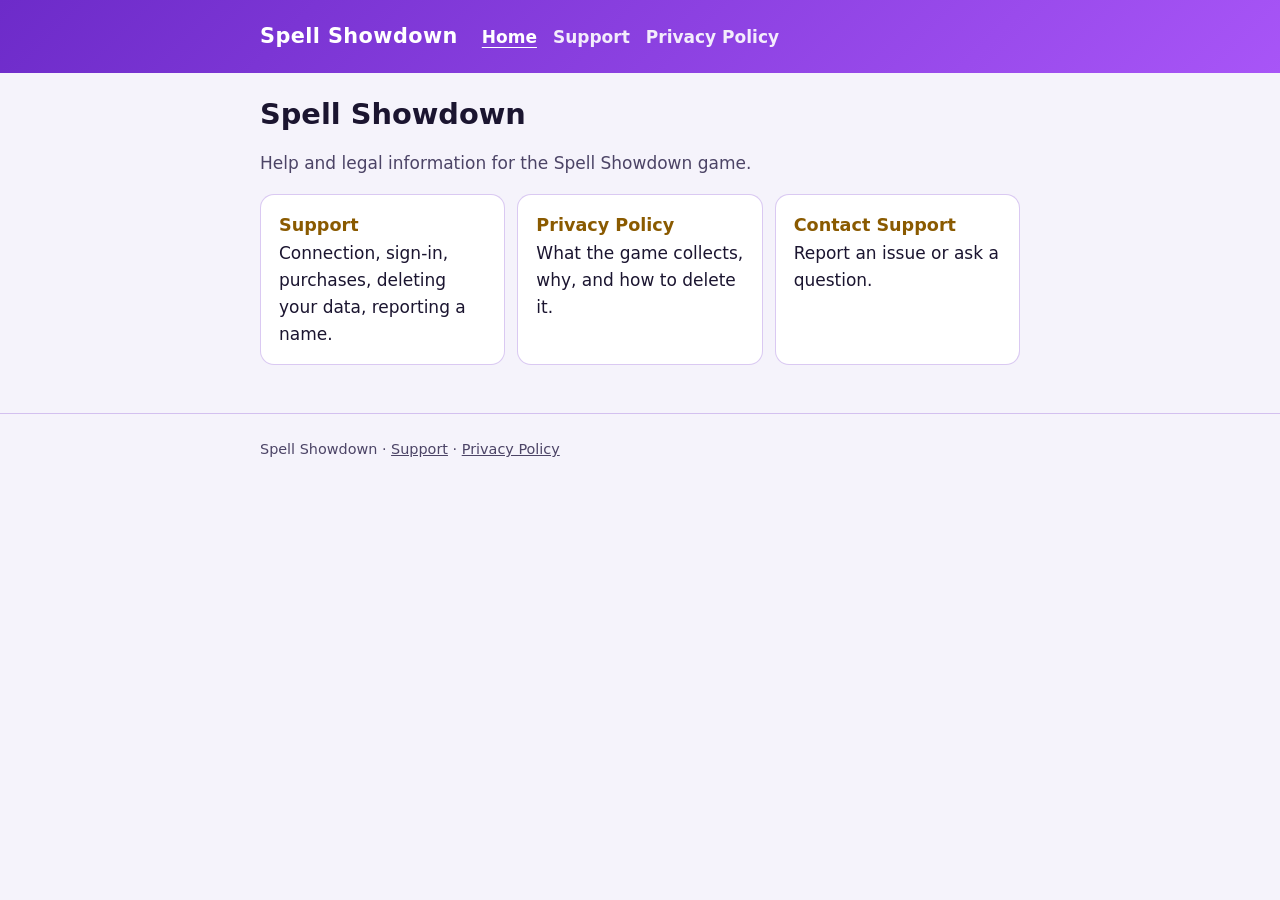
<file: index.html>
<!doctype html>
<html lang="en">
<head>
  <meta charset="utf-8">
  <meta name="viewport" content="width=device-width, initial-scale=1">
  <title>Spell Showdown Support</title>
  <meta name="description" content="Help, the Privacy Policy and support for Spell Showdown.">
  <link rel="stylesheet" href="style.css">
</head>
<body>
  <header>
    <div class="wrap">
      <a class="brand" href="./">Spell Showdown</a>
      <nav>
        <a href="./" aria-current="page">Home</a>
        <a href="support.html">Support</a>
        <a href="privacy.html">Privacy Policy</a>
      </nav>
    </div>
  </header>
  <main>
    <div class="wrap">
      <h1>Spell Showdown</h1>
      <p class="muted">Help and legal information for the Spell Showdown game.</p>
      <div class="links">
        <a class="card" href="support.html"><strong>Support</strong>Connection, sign-in, purchases, deleting your data, reporting a name.</a>
        <a class="card" href="privacy.html"><strong>Privacy Policy</strong>What the game collects, why, and how to delete it.</a>
        <a class="card" href="https://github.com/pugpugpugs/spellshowdown-support/issues"><strong>Contact Support</strong>Report an issue or ask a question.</a>
      </div>
    </div>
  </main>
  <footer>
    <div class="wrap">Spell Showdown · <a href="support.html">Support</a> · <a href="privacy.html">Privacy Policy</a></div>
  </footer>
</body>
</html>
</file>
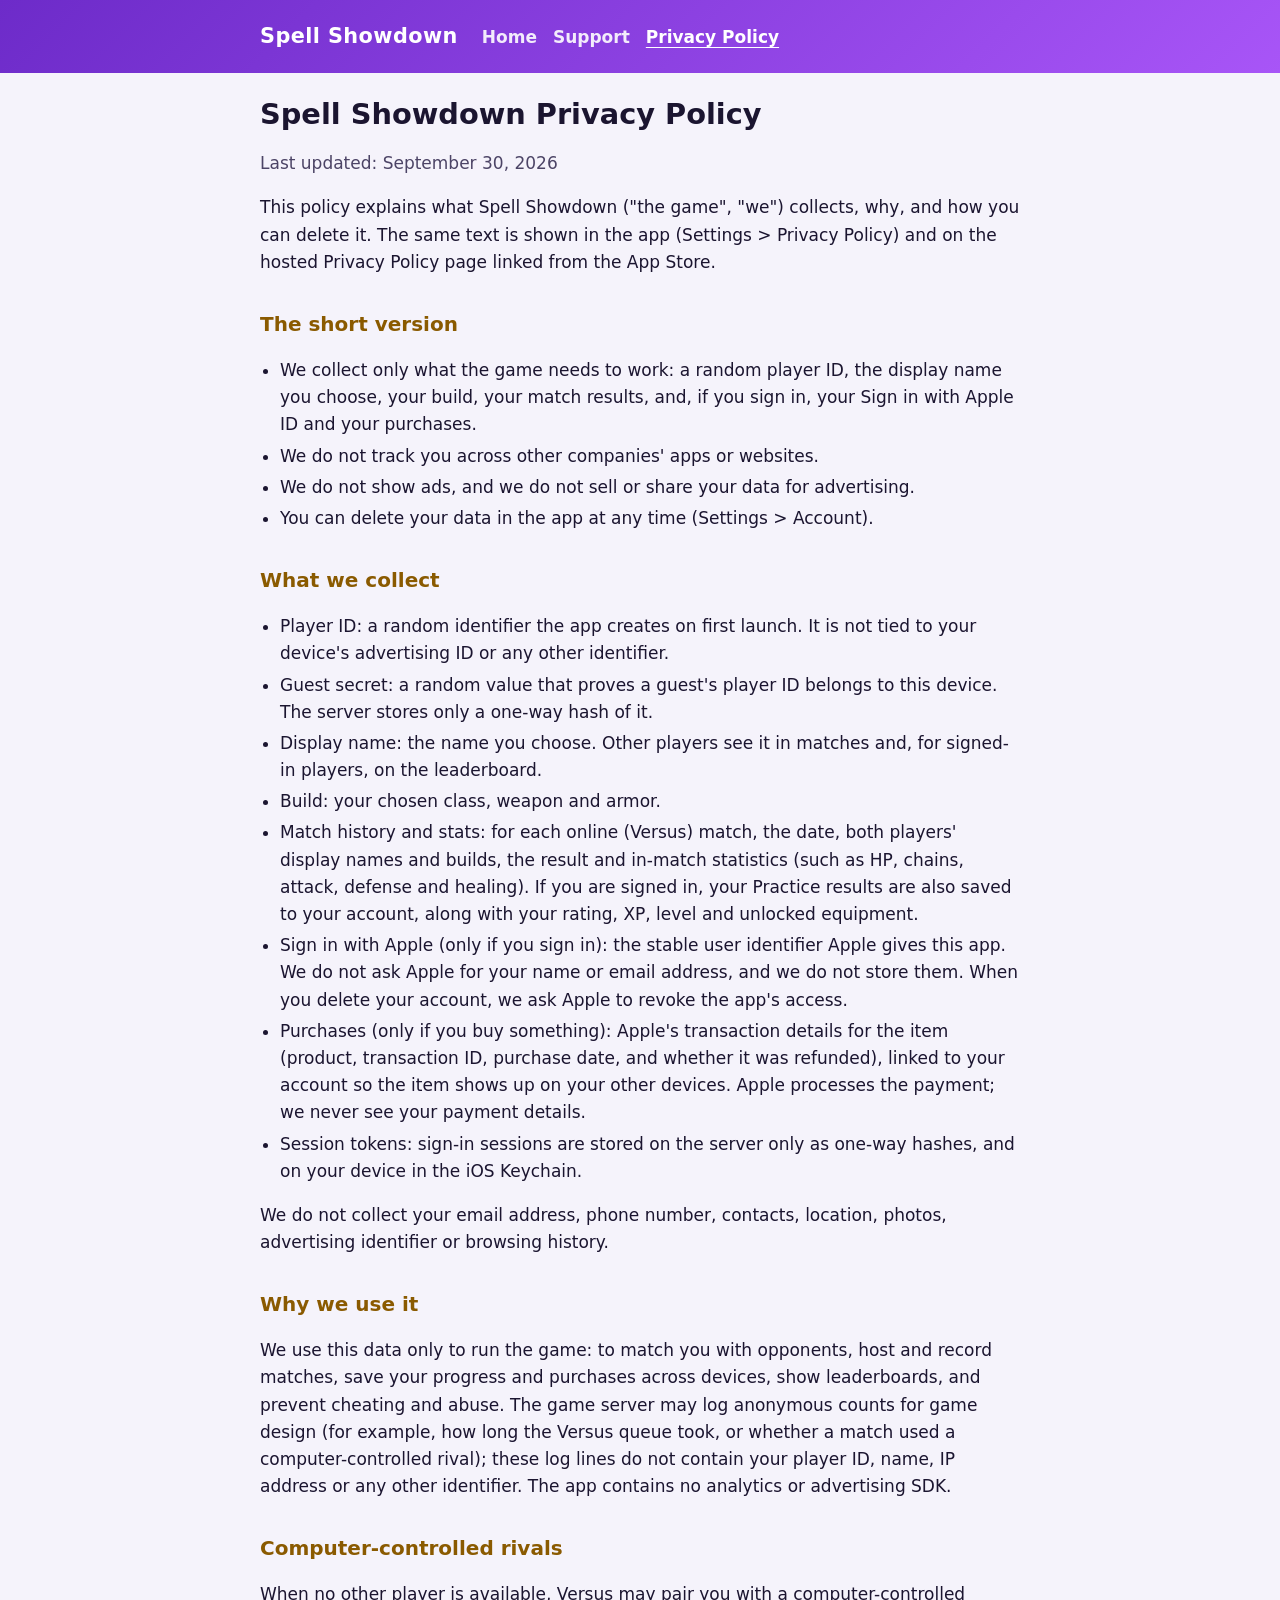
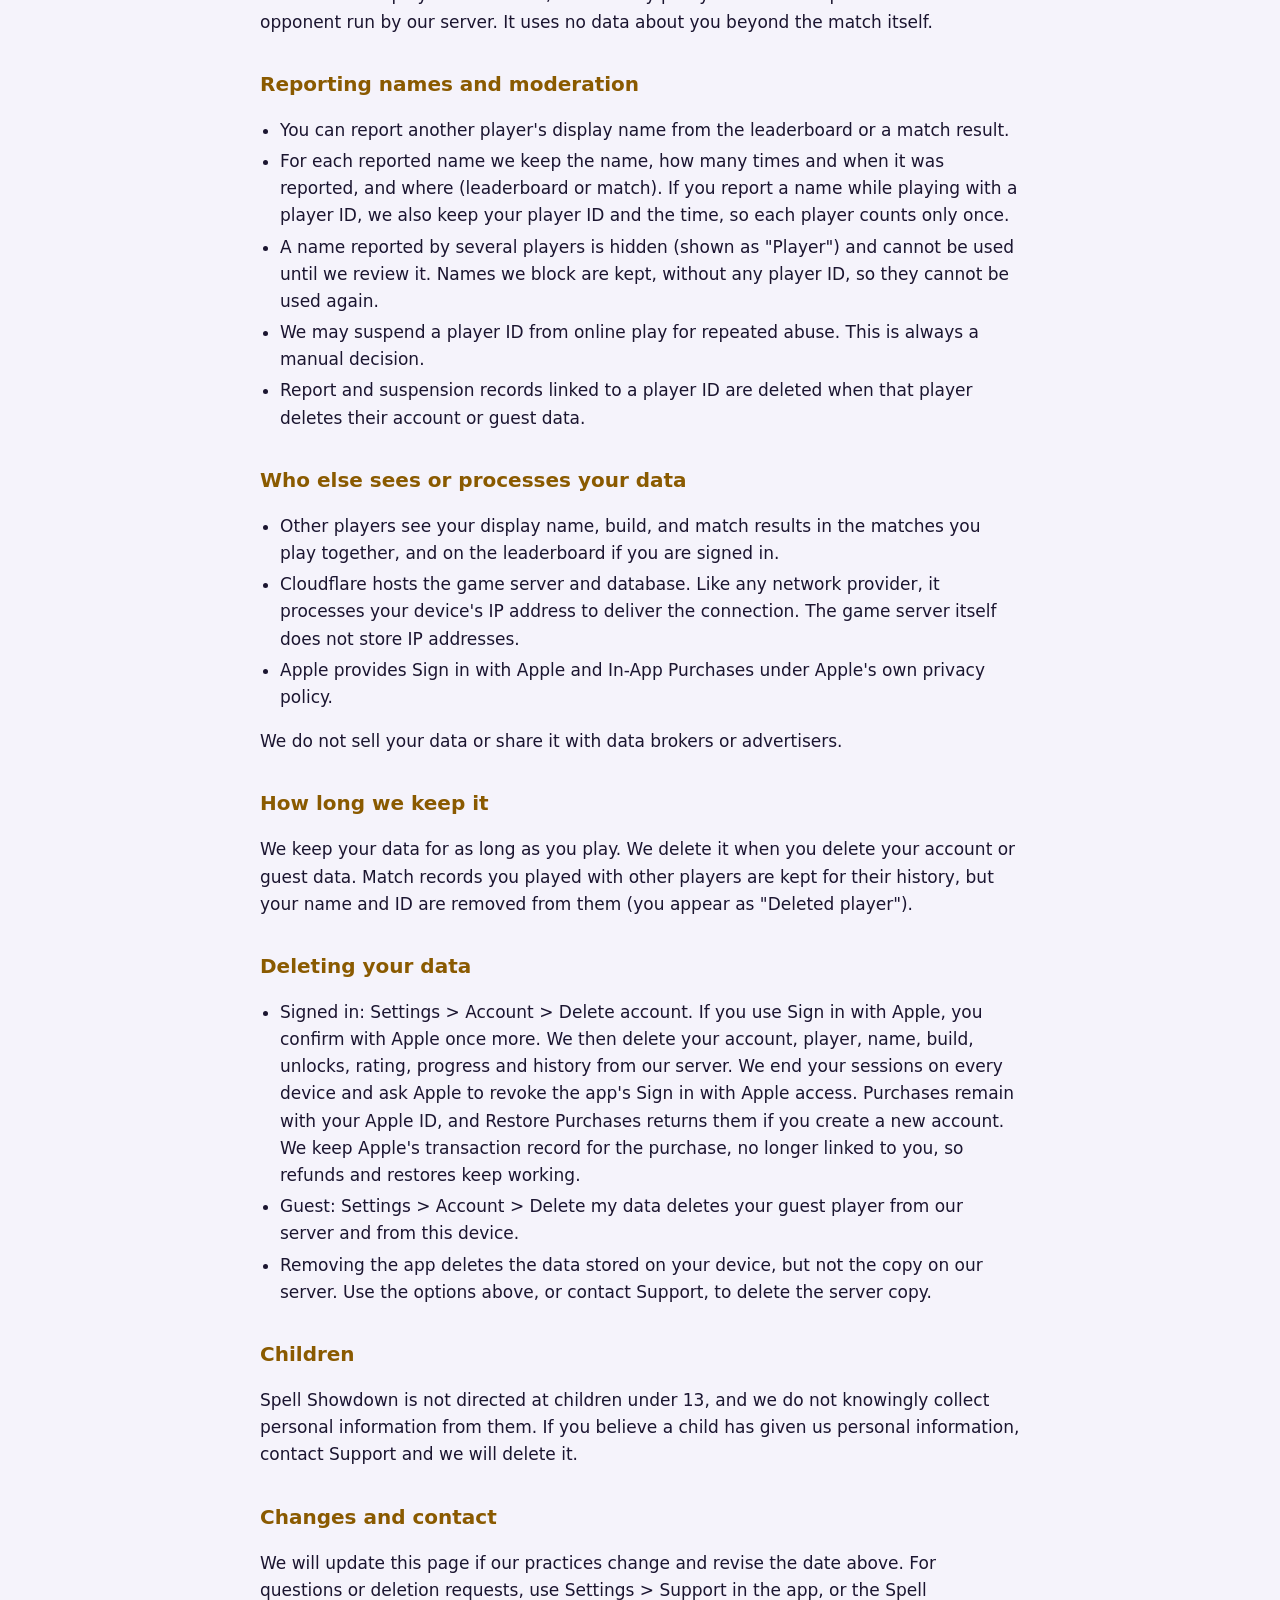
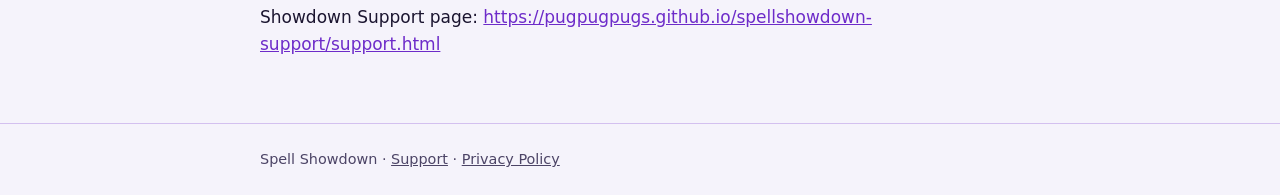
<file: privacy.html>
<!doctype html>
<html lang="en">
<head>
  <meta charset="utf-8">
  <meta name="viewport" content="width=device-width, initial-scale=1">
  <title>Spell Showdown Privacy Policy</title>
  <meta name="description" content="What Spell Showdown collects, why, and how you can delete it.">
  <link rel="stylesheet" href="style.css">
</head>
<body>
  <header>
    <div class="wrap">
      <a class="brand" href="./">Spell Showdown</a>
      <nav>
        <a href="./">Home</a>
        <a href="support.html">Support</a>
        <a href="privacy.html" aria-current="page">Privacy Policy</a>
      </nav>
    </div>
  </header>
  <main>
    <div class="wrap">
      <h1>Spell Showdown Privacy Policy</h1>
      <p class="muted">Last updated: September 30, 2026</p>
      <p>This policy explains what Spell Showdown ("the game", "we") collects, why, and how you can delete it. The same text is shown in the app (Settings &gt; Privacy Policy) and on the hosted Privacy Policy page linked from the App Store.</p>
      <h2>The short version</h2>
      <ul>
        <li>We collect only what the game needs to work: a random player ID, the display name you choose, your build, your match results, and, if you sign in, your Sign in with Apple ID and your purchases.</li>
        <li>We do not track you across other companies' apps or websites.</li>
        <li>We do not show ads, and we do not sell or share your data for advertising.</li>
        <li>You can delete your data in the app at any time (Settings &gt; Account).</li>
      </ul>
      <h2>What we collect</h2>
      <ul>
        <li>Player ID: a random identifier the app creates on first launch. It is not tied to your device's advertising ID or any other identifier.</li>
        <li>Guest secret: a random value that proves a guest's player ID belongs to this device. The server stores only a one-way hash of it.</li>
        <li>Display name: the name you choose. Other players see it in matches and, for signed-in players, on the leaderboard.</li>
        <li>Build: your chosen class, weapon and armor.</li>
        <li>Match history and stats: for each online (Versus) match, the date, both players' display names and builds, the result and in-match statistics (such as HP, chains, attack, defense and healing). If you are signed in, your Practice results are also saved to your account, along with your rating, XP, level and unlocked equipment.</li>
        <li>Sign in with Apple (only if you sign in): the stable user identifier Apple gives this app. We do not ask Apple for your name or email address, and we do not store them. When you delete your account, we ask Apple to revoke the app's access.</li>
        <li>Purchases (only if you buy something): Apple's transaction details for the item (product, transaction ID, purchase date, and whether it was refunded), linked to your account so the item shows up on your other devices. Apple processes the payment; we never see your payment details.</li>
        <li>Session tokens: sign-in sessions are stored on the server only as one-way hashes, and on your device in the iOS Keychain.</li>
      </ul>
      <p>We do not collect your email address, phone number, contacts, location, photos, advertising identifier or browsing history.</p>
      <h2>Why we use it</h2>
      <p>We use this data only to run the game: to match you with opponents, host and record matches, save your progress and purchases across devices, show leaderboards, and prevent cheating and abuse. The game server may log anonymous counts for game design (for example, how long the Versus queue took, or whether a match used a computer-controlled rival); these log lines do not contain your player ID, name, IP address or any other identifier. The app contains no analytics or advertising SDK.</p>
      <h2>Computer-controlled rivals</h2>
      <p>When no other player is available, Versus may pair you with a computer-controlled opponent run by our server. It uses no data about you beyond the match itself.</p>
      <h2>Reporting names and moderation</h2>
      <ul>
        <li>You can report another player's display name from the leaderboard or a match result.</li>
        <li>For each reported name we keep the name, how many times and when it was reported, and where (leaderboard or match). If you report a name while playing with a player ID, we also keep your player ID and the time, so each player counts only once.</li>
        <li>A name reported by several players is hidden (shown as "Player") and cannot be used until we review it. Names we block are kept, without any player ID, so they cannot be used again.</li>
        <li>We may suspend a player ID from online play for repeated abuse. This is always a manual decision.</li>
        <li>Report and suspension records linked to a player ID are deleted when that player deletes their account or guest data.</li>
      </ul>
      <h2>Who else sees or processes your data</h2>
      <ul>
        <li>Other players see your display name, build, and match results in the matches you play together, and on the leaderboard if you are signed in.</li>
        <li>Cloudflare hosts the game server and database. Like any network provider, it processes your device's IP address to deliver the connection. The game server itself does not store IP addresses.</li>
        <li>Apple provides Sign in with Apple and In-App Purchases under Apple's own privacy policy.</li>
      </ul>
      <p>We do not sell your data or share it with data brokers or advertisers.</p>
      <h2>How long we keep it</h2>
      <p>We keep your data for as long as you play. We delete it when you delete your account or guest data. Match records you played with other players are kept for their history, but your name and ID are removed from them (you appear as "Deleted player").</p>
      <h2>Deleting your data</h2>
      <ul>
        <li>Signed in: Settings &gt; Account &gt; Delete account. If you use Sign in with Apple, you confirm with Apple once more. We then delete your account, player, name, build, unlocks, rating, progress and history from our server. We end your sessions on every device and ask Apple to revoke the app's Sign in with Apple access. Purchases remain with your Apple ID, and Restore Purchases returns them if you create a new account. We keep Apple's transaction record for the purchase, no longer linked to you, so refunds and restores keep working.</li>
        <li>Guest: Settings &gt; Account &gt; Delete my data deletes your guest player from our server and from this device.</li>
        <li>Removing the app deletes the data stored on your device, but not the copy on our server. Use the options above, or contact Support, to delete the server copy.</li>
      </ul>
      <h2>Children</h2>
      <p>Spell Showdown is not directed at children under 13, and we do not knowingly collect personal information from them. If you believe a child has given us personal information, contact Support and we will delete it.</p>
      <h2>Changes and contact</h2>
      <p>We will update this page if our practices change and revise the date above. For questions or deletion requests, use Settings &gt; Support in the app, or the Spell Showdown Support page: <a href="https://pugpugpugs.github.io/spellshowdown-support/support.html">https://pugpugpugs.github.io/spellshowdown-support/support.html</a></p>
    </div>
  </main>
  <footer>
    <div class="wrap">Spell Showdown · <a href="support.html">Support</a> · <a href="privacy.html">Privacy Policy</a></div>
  </footer>
</body>
</html>
</file>
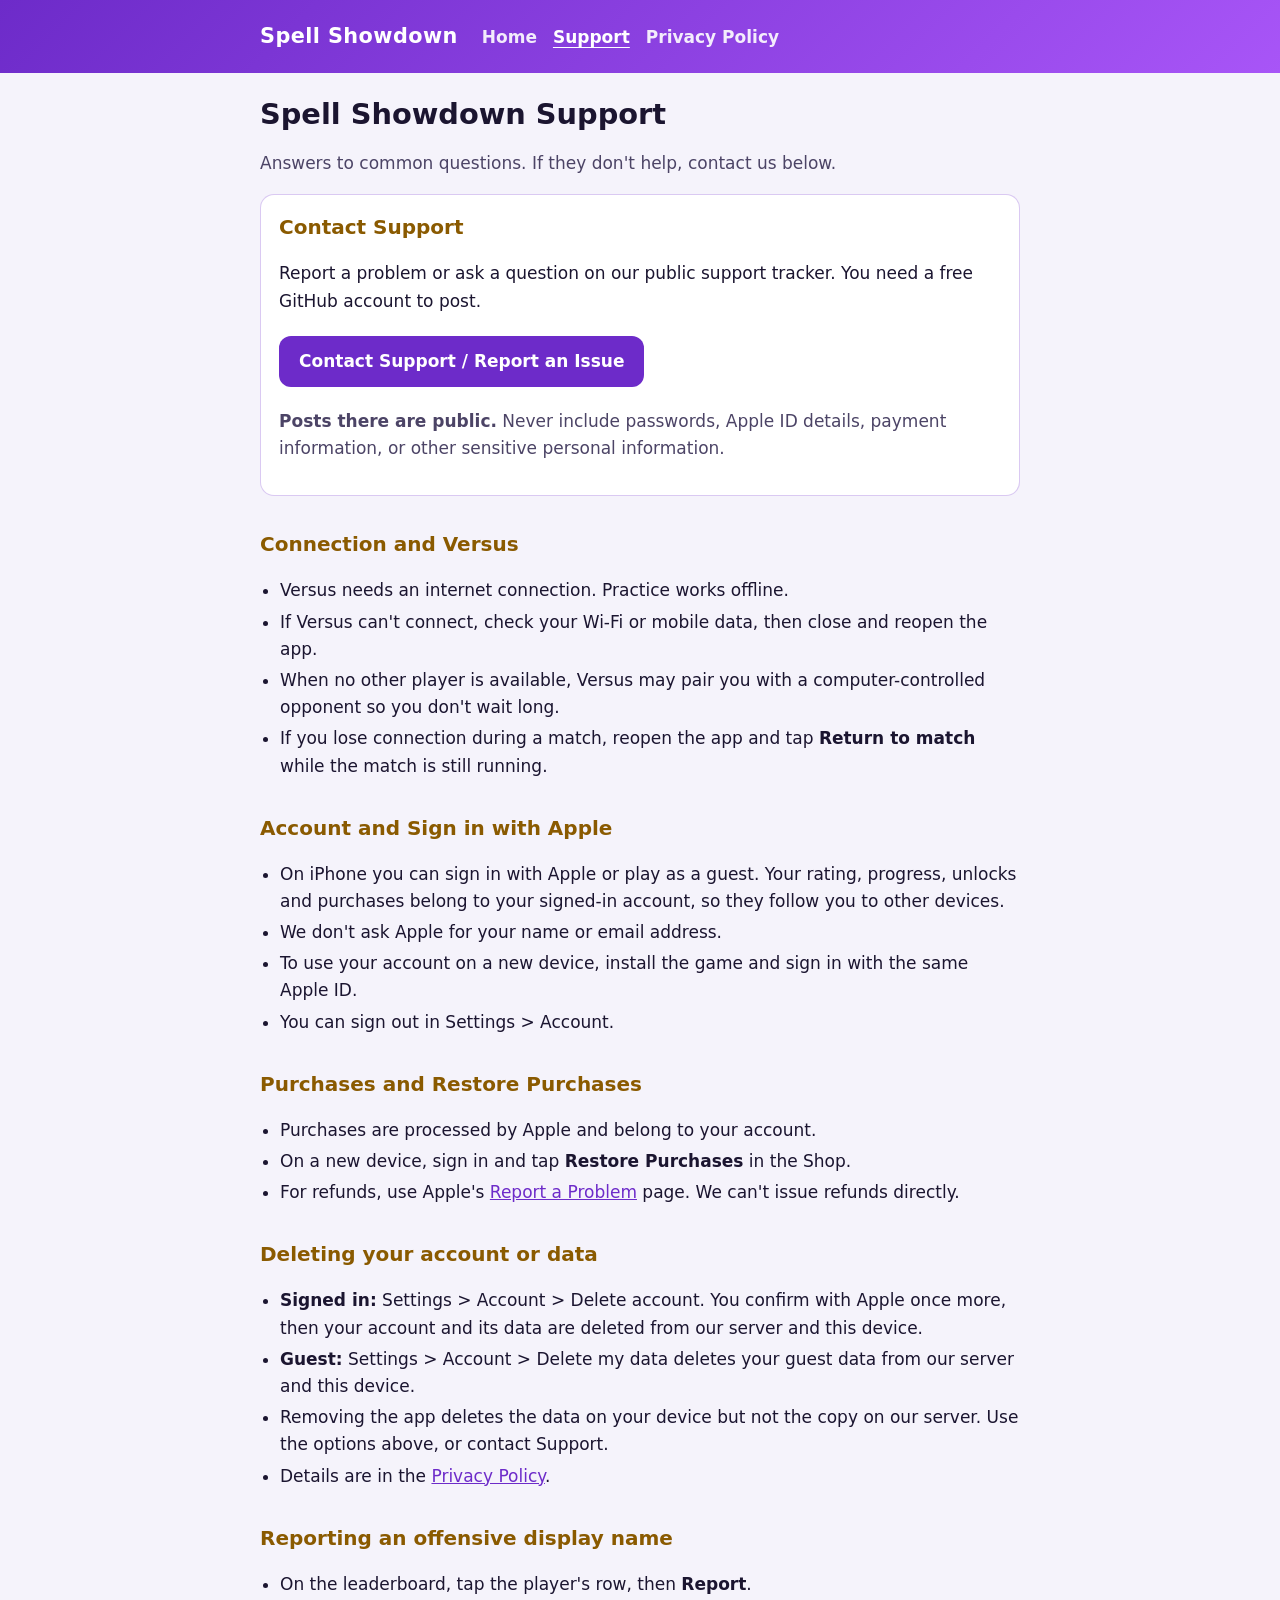
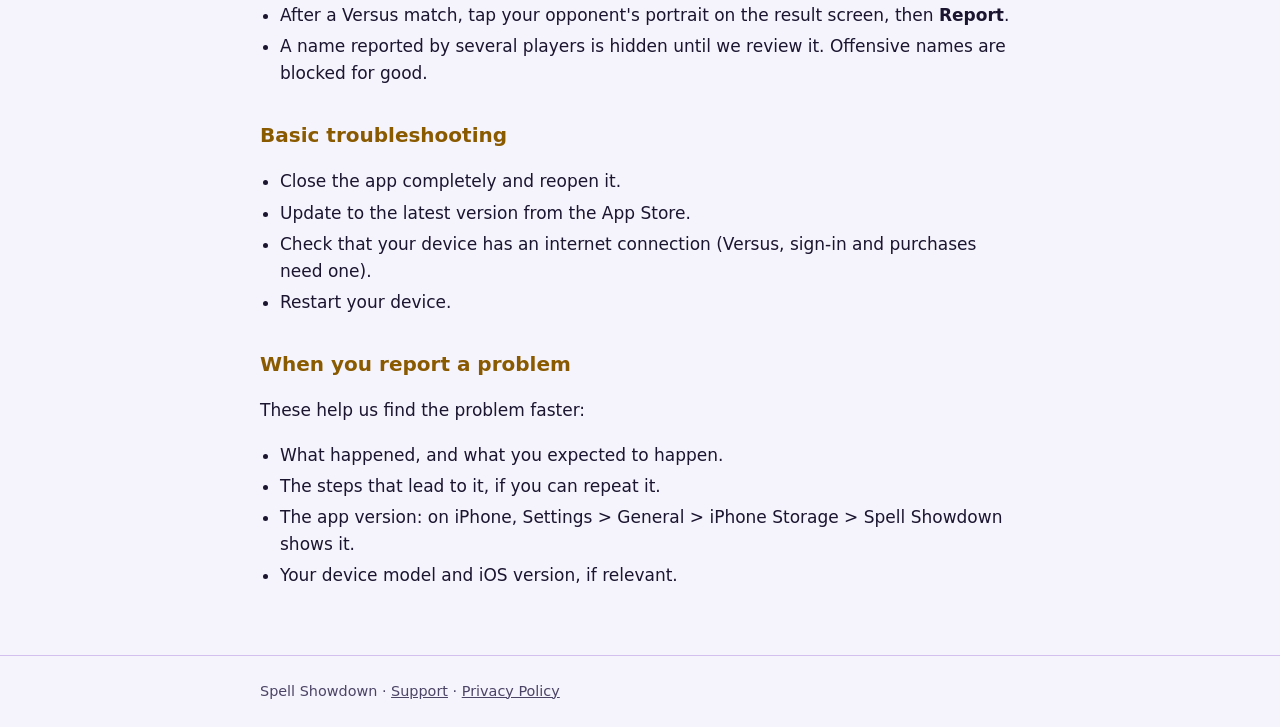
<file: support.html>
<!doctype html>
<html lang="en">
<head>
  <meta charset="utf-8">
  <meta name="viewport" content="width=device-width, initial-scale=1">
  <title>Spell Showdown Support</title>
  <meta name="description" content="Help with Spell Showdown: connection, sign-in, purchases, deleting your data and reporting names.">
  <link rel="stylesheet" href="style.css">
</head>
<body>
  <header>
    <div class="wrap">
      <a class="brand" href="./">Spell Showdown</a>
      <nav>
        <a href="./">Home</a>
        <a href="support.html" aria-current="page">Support</a>
        <a href="privacy.html">Privacy Policy</a>
      </nav>
    </div>
  </header>
  <main>
    <div class="wrap">
      <h1>Spell Showdown Support</h1>
      <p class="muted">Answers to common questions. If they don't help, contact us below.</p>

      <div class="card">
        <h2 style="margin-top:0">Contact Support</h2>
        <p>Report a problem or ask a question on our public support tracker. You need a free GitHub account to post.</p>
        <p><a class="button" href="https://github.com/pugpugpugs/spellshowdown-support/issues">Contact Support / Report an Issue</a></p>
        <p class="muted"><strong>Posts there are public.</strong> Never include passwords, Apple ID details, payment information, or other sensitive personal information.</p>
      </div>

      <h2>Connection and Versus</h2>
      <ul>
        <li>Versus needs an internet connection. Practice works offline.</li>
        <li>If Versus can't connect, check your Wi-Fi or mobile data, then close and reopen the app.</li>
        <li>When no other player is available, Versus may pair you with a computer-controlled opponent so you don't wait long.</li>
        <li>If you lose connection during a match, reopen the app and tap <strong>Return to match</strong> while the match is still running.</li>
      </ul>

      <h2>Account and Sign in with Apple</h2>
      <ul>
        <li>On iPhone you can sign in with Apple or play as a guest. Your rating, progress, unlocks and purchases belong to your signed-in account, so they follow you to other devices.</li>
        <li>We don't ask Apple for your name or email address.</li>
        <li>To use your account on a new device, install the game and sign in with the same Apple ID.</li>
        <li>You can sign out in Settings &gt; Account.</li>
      </ul>

      <h2>Purchases and Restore Purchases</h2>
      <ul>
        <li>Purchases are processed by Apple and belong to your account.</li>
        <li>On a new device, sign in and tap <strong>Restore Purchases</strong> in the Shop.</li>
        <li>For refunds, use Apple's <a href="https://reportaproblem.apple.com">Report a Problem</a> page. We can't issue refunds directly.</li>
      </ul>

      <h2>Deleting your account or data</h2>
      <ul>
        <li><strong>Signed in:</strong> Settings &gt; Account &gt; Delete account. You confirm with Apple once more, then your account and its data are deleted from our server and this device.</li>
        <li><strong>Guest:</strong> Settings &gt; Account &gt; Delete my data deletes your guest data from our server and this device.</li>
        <li>Removing the app deletes the data on your device but not the copy on our server. Use the options above, or contact Support.</li>
        <li>Details are in the <a href="privacy.html">Privacy Policy</a>.</li>
      </ul>

      <h2>Reporting an offensive display name</h2>
      <ul>
        <li>On the leaderboard, tap the player's row, then <strong>Report</strong>.</li>
        <li>After a Versus match, tap your opponent's portrait on the result screen, then <strong>Report</strong>.</li>
        <li>A name reported by several players is hidden until we review it. Offensive names are blocked for good.</li>
      </ul>

      <h2>Basic troubleshooting</h2>
      <ul>
        <li>Close the app completely and reopen it.</li>
        <li>Update to the latest version from the App Store.</li>
        <li>Check that your device has an internet connection (Versus, sign-in and purchases need one).</li>
        <li>Restart your device.</li>
      </ul>

      <h2>When you report a problem</h2>
      <p>These help us find the problem faster:</p>
      <ul>
        <li>What happened, and what you expected to happen.</li>
        <li>The steps that lead to it, if you can repeat it.</li>
        <li>The app version: on iPhone, Settings &gt; General &gt; iPhone Storage &gt; Spell Showdown shows it.</li>
        <li>Your device model and iOS version, if relevant.</li>
      </ul>
    </div>
  </main>
  <footer>
    <div class="wrap">Spell Showdown · <a href="support.html">Support</a> · <a href="privacy.html">Privacy Policy</a></div>
  </footer>
</body>
</html>
</file>
<file: style.css>
:root {
  --bg: #121a2e;
  --surface: #1e2a44;
  --surface-raised: #2a3b5f;
  --outline: rgba(79, 116, 184, 0.4);
  --text: #f7faff;
  --muted: #b8c6e6;
  --primary: #a855f7;
  --gold: #ffc940;
  --link: #c89bff;
}

@media (prefers-color-scheme: light) {
  :root {
    --bg: #f5f3fb;
    --surface: #ffffff;
    --surface-raised: #efe8fb;
    --outline: rgba(109, 43, 201, 0.25);
    --text: #1b1530;
    --muted: #4c4466;
    --primary: #6d2bc9;
    --gold: #8a5a00;
    --link: #6d2bc9;
  }
}

* { box-sizing: border-box; }

body {
  margin: 0;
  background: var(--bg);
  color: var(--text);
  font: 17px/1.6 system-ui, -apple-system, "Segoe UI", Roboto, sans-serif;
  -webkit-text-size-adjust: 100%;
}

header {
  background: linear-gradient(135deg, #6d2bc9, #a855f7);
  color: #fff;
  padding: 20px 16px;
}

header .wrap { display: flex; flex-wrap: wrap; align-items: baseline; gap: 8px 24px; }
header a.brand { color: #fff; font-weight: 800; font-size: 1.3rem; text-decoration: none; letter-spacing: 0.02em; }
header nav { display: flex; gap: 16px; flex-wrap: wrap; }
header nav a { color: #fff; opacity: 0.9; text-decoration: none; font-weight: 600; }
header nav a[aria-current="page"] { opacity: 1; text-decoration: underline; text-underline-offset: 4px; }

.wrap { max-width: 760px; margin: 0 auto; }

main { padding: 24px 16px 48px; }

h1 { font-size: 1.8rem; line-height: 1.25; margin: 0 0 8px; }
h2 { font-size: 1.25rem; margin: 32px 0 8px; color: var(--gold); }
h3 { font-size: 1.05rem; margin: 20px 0 4px; }
p, li { color: var(--text); }
.muted { color: var(--muted); }
a { color: var(--link); }
ul { padding-left: 1.25rem; }
li { margin: 4px 0; }

.card {
  background: var(--surface);
  border: 1px solid var(--outline);
  border-radius: 14px;
  padding: 16px 18px;
  margin: 16px 0;
}

.button {
  display: inline-block;
  background: var(--primary);
  color: #fff;
  font-weight: 700;
  padding: 12px 20px;
  border-radius: 12px;
  text-decoration: none;
  margin: 4px 0;
}

.links { display: grid; gap: 12px; grid-template-columns: repeat(auto-fit, minmax(220px, 1fr)); }
.links a.card { display: block; text-decoration: none; color: var(--text); margin: 0; }
.links a.card strong { color: var(--gold); display: block; font-size: 1.1rem; }

footer { padding: 24px 16px; border-top: 1px solid var(--outline); color: var(--muted); font-size: 0.9rem; }
footer a { color: var(--muted); }
</file>
